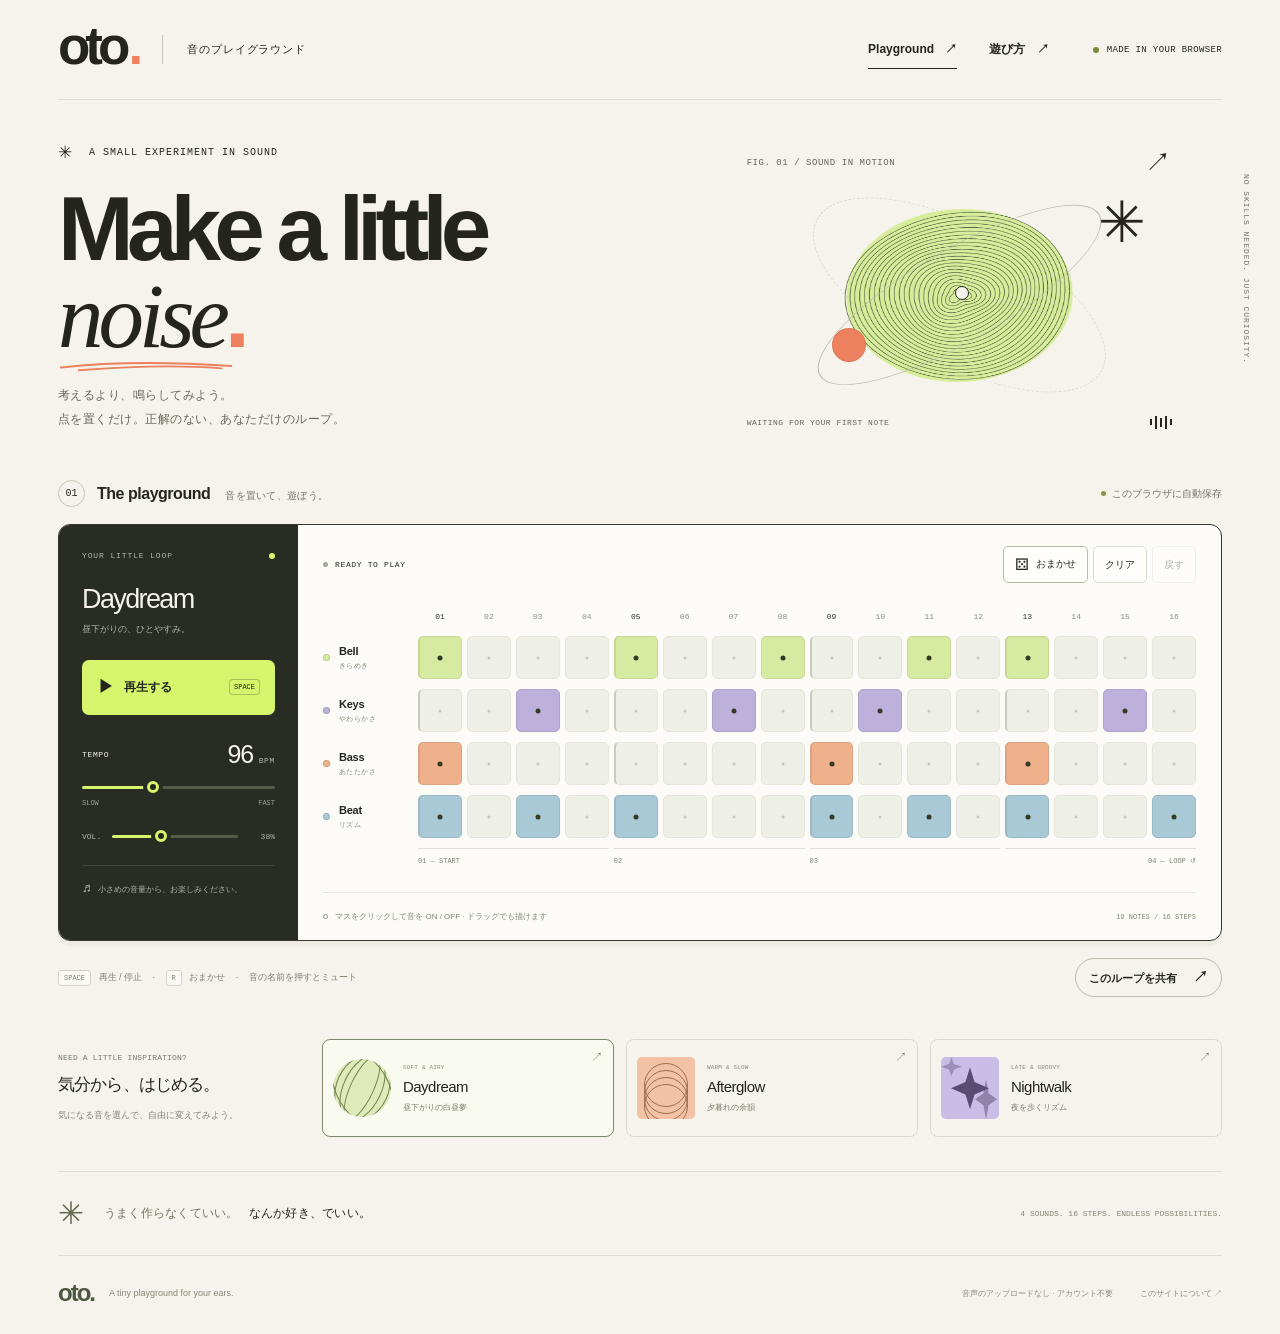
<file: index.html>
<!doctype html>
<html lang="ja">
<head>
  <meta charset="utf-8">
  <meta name="viewport" content="width=device-width, initial-scale=1">
  <meta name="theme-color" content="#f5f3eb">
  <meta name="description" content="考えるより、鳴らしてみよう。4つの音と16のステップで、あなただけの小さなループを作る音のプレイグラウンド。">
  <title>OTO — 音のプレイグラウンド</title>
  <link rel="icon" href="./favicon.svg" type="image/svg+xml">
  <link rel="stylesheet" href="./styles.css">
  <script src="./core.js" defer></script>
  <script src="./app.js" defer></script>
</head>
<body>
  <a class="skip-link" href="#studio">音作りへスキップ</a>
  <div class="page-shell">
    <header class="site-header">
      <a class="wordmark" href="#" aria-label="OTO ホーム">oto<span class="brand-dot">.</span></a>
      <span class="brand-caption">音のプレイグラウンド</span>
      <nav aria-label="メインナビゲーション">
        <a href="#studio" class="nav-active">Playground <span>↗</span></a>
        <button type="button" id="help-button">遊び方 <span>↗</span></button>
      </nav>
      <span class="local-badge"><span></span> MADE IN YOUR BROWSER</span>
    </header>

    <main>
      <section class="hero" aria-labelledby="hero-title">
        <div class="hero-copy">
          <p class="eyebrow"><span class="tiny-cross">✳</span> A SMALL EXPERIMENT IN SOUND</p>
          <h1 id="hero-title">Make a little<br><span class="noise-word">noise<svg viewBox="0 0 370 20" aria-hidden="true"><path d="M4 12Q160-5 364 9M42 18Q221 4 343 14"/></svg></span><span class="hero-period">.</span></h1>
          <p class="hero-description">考えるより、鳴らしてみよう。<br>点を置くだけ。正解のない、あなただけのループ。</p>
        </div>
        <div class="sound-art" aria-hidden="true">
          <div class="art-label"><span>FIG. 01 / SOUND IN MOTION</span><span>↗</span></div>
          <div class="art-stage"><div class="orbit orbit-one"></div><div class="orbit orbit-two"></div><canvas id="visualizer" width="640" height="440"></canvas><span class="art-spark">✳</span><span class="art-dot"></span><span class="art-center"></span></div>
          <div class="art-footer"><span id="visual-state">WAITING FOR YOUR FIRST NOTE</span><span class="mini-bars"><i></i><i></i><i></i><i></i><i></i></span></div>
        </div>
        <div class="hero-side-note">NO SKILLS NEEDED. JUST CURIOSITY.</div>
      </section>

      <section class="studio" id="studio" aria-labelledby="studio-title">
        <div class="studio-heading">
          <div class="section-title"><span class="section-index">01</span><h2 id="studio-title">The playground<span>音を置いて、遊ぼう。</span></h2></div>
          <div class="save-status"><span class="status-dot"></span><span id="save-status" role="status">このブラウザに自動保存</span></div>
        </div>
        <div class="instrument">
          <aside class="transport">
            <div class="transport-top"><span class="panel-caption">YOUR LITTLE LOOP</span><span class="record-dot"></span></div>
            <div class="loop-title" id="loop-title">Daydream</div>
            <div class="loop-subtitle" id="loop-subtitle">昼下がりの、ひとやすみ。</div>
            <button class="play-button" id="play-button" type="button" aria-label="ループを再生" aria-pressed="false"><span class="play-icon" aria-hidden="true">▶</span><span id="play-label">再生する</span><kbd>SPACE</kbd></button>
            <div class="tempo-control">
              <label for="tempo">TEMPO <span><output id="tempo-value" for="tempo">96</output> <span class="unit">BPM</span></span></label>
              <input id="tempo" type="range" min="60" max="160" step="1" value="96" aria-label="テンポ（BPM）">
              <div class="range-ends"><span>SLOW</span><span>FAST</span></div>
            </div>
            <div class="volume-control"><label for="volume" aria-label="音量">VOL.</label><input id="volume" type="range" min="0" max="100" value="38" aria-label="音量"><output id="volume-value" for="volume">38%</output></div>
            <div class="transport-footer"><span class="headphone-icon" aria-hidden="true">♬</span> 小さめの音量から、お楽しみください。</div>
          </aside>
          <div class="sequencer">
            <div class="sequence-toolbar"><p><span class="live-dot"></span><span id="playback-status" role="status">READY TO PLAY</span></p><div class="tool-buttons"><button id="random-button" type="button" title="ランダムに音を並べる（R）"><span aria-hidden="true">⚄</span> おまかせ</button><button id="clear-button" type="button" title="すべての音を消す">クリア</button><button id="undo-button" type="button" title="ひとつ前の編集に戻す" disabled>戻す</button></div></div>
            <p class="mobile-hint">← 横にスクロールして、16ステップを編集 →</p>
            <div class="grid-scroll" tabindex="0" role="region" aria-label="16ステップの音作り。各ボタンで音のオン・オフを切り替えます。">
              <div class="grid-inner"><div id="step-numbers" class="step-numbers" aria-hidden="true"></div><div id="tracks" class="tracks"></div><div class="beat-guide" aria-hidden="true"><span></span><span>01 — START</span><span>02</span><span>03</span><span>04 — LOOP ↺</span></div></div>
            </div>
            <div class="sequence-footer"><span><span class="instruction-dot"></span> マスをクリックして音を ON / OFF <span class="desktop-hint">· ドラッグでも描けます</span></span><span id="note-count">0 NOTES / 16 STEPS</span></div>
          </div>
        </div>
        <div class="studio-bottom"><p><kbd>SPACE</kbd> 再生 / 停止 <span>·</span> <kbd>R</kbd> おまかせ <span>·</span> 音の名前を押すとミュート</p><button id="share-button" class="share-button" type="button">このループを共有 <span aria-hidden="true">↗</span></button></div>
      </section>

      <section class="presets-section" aria-labelledby="presets-title">
        <div class="presets-intro"><p class="eyebrow">NEED A LITTLE INSPIRATION?</p><h2 id="presets-title">気分から、はじめる。</h2><p>気になる音を選んで、自由に変えてみよう。</p></div>
        <div class="preset-list">
          <button type="button" class="preset-card" data-preset="daydream" aria-pressed="true"><span class="preset-art art-day"><i></i><i></i><i></i><i></i><i></i></span><span class="preset-copy"><span class="preset-category">SOFT & AIRY</span><strong>Daydream</strong><span>昼下がりの白昼夢</span></span><span class="preset-arrow" aria-hidden="true">↗</span></button>
          <button type="button" class="preset-card" data-preset="afterglow" aria-pressed="false"><span class="preset-art art-after"><i></i><i></i><i></i><i></i></span><span class="preset-copy"><span class="preset-category">WARM & SLOW</span><strong>Afterglow</strong><span>夕暮れの余韻</span></span><span class="preset-arrow" aria-hidden="true">↗</span></button>
          <button type="button" class="preset-card" data-preset="nightwalk" aria-pressed="false"><span class="preset-art art-night"><i></i><i></i><i></i><i></i></span><span class="preset-copy"><span class="preset-category">LATE & GROOVY</span><strong>Nightwalk</strong><span>夜を歩くリズム</span></span><span class="preset-arrow" aria-hidden="true">↗</span></button>
        </div>
      </section>
      <section class="about-strip" id="about"><span class="about-star" aria-hidden="true">✳</span><p>うまく作らなくていい。<strong>なんか好き、でいい。</strong></p><span>4 SOUNDS. 16 STEPS. ENDLESS POSSIBILITIES.</span></section>
    </main>
    <footer class="site-footer"><a class="footer-brand" href="#">oto.</a><span>A tiny playground for your ears.</span><span>音声のアップロードなし · アカウント不要</span><button id="footer-help" type="button">このサイトについて ↗</button></footer>
  </div>
  <div id="toast" class="toast" role="status" aria-live="polite"></div>
  <dialog id="help-dialog" aria-labelledby="help-title"><div class="dialog-top"><span class="eyebrow">A FEW LITTLE TIPS</span><button class="dialog-close" type="button" data-close aria-label="閉じる">×</button></div><h2 id="help-title">まずは、ひとつ鳴らそう。</h2><p>「再生する」を押すとループが始まります。4つの音のマスをクリックすると、再生しながら音の並びを変えられます。</p><dl class="help-list"><div><dt>音を描く</dt><dd>マスをクリック、またはドラッグしてオン・オフ。矢印キーでマスを移動し、Enterで切り替えられます。</dd></div><div><dt>気分を変える</dt><dd>プリセットで雰囲気を選び、テンポや「おまかせ」でアレンジ。直前の編集は「戻す」で取り消せます。</dd></div><div><dt>持ち帰る</dt><dd>パターンはブラウザに自動保存。「共有」で作ったループのURLをコピーできます。相手は再生ボタンを押すだけ。</dd></div></dl><p class="help-note">音はブラウザ内で合成します。マイク・音声ファイル・ログインは使いません。非表示のタブでは再生を停止します。</p><button class="dialog-primary" type="button" data-close>さっそく遊ぶ ↗</button></dialog>
  <dialog id="share-dialog" aria-labelledby="share-title"><div class="dialog-top"><span class="eyebrow">PASS THE GOOD VIBES</span><button class="dialog-close" type="button" data-close aria-label="閉じる">×</button></div><h2 id="share-title">このループを、誰かに。</h2><p>下のURLに音の並びとテンポが入っています。コピーして共有してください。</p><label for="share-url" class="sr-only">共有URL</label><textarea id="share-url" readonly rows="4"></textarea><p class="help-note" id="share-note">リンク先では、再生ボタンを押すと音が鳴ります。</p><button class="dialog-primary" type="button" data-close>閉じる</button></dialog>
  <noscript><div class="noscript">OTOで音を作るには、ブラウザのJavaScriptを有効にしてください。</div></noscript>
</body>
</html>
</file>
<file: styles.css>
@charset "UTF-8";
:root{--paper:#f5f3eb;--ink:#24251f;--muted:#74746a;--line:#dcdcd1;--lime:#d7f56c;--orange:#ed805e;--violet:#b8a6dc;--blue:#91b9ca;--sans:Arial,"Helvetica Neue","Hiragino Kaku Gothic ProN","Noto Sans CJK JP",Meiryo,sans-serif;--mono:"SFMono-Regular",Consolas,"Liberation Mono",monospace}
*{box-sizing:border-box}html{scroll-behavior:smooth;scroll-padding-top:20px}body{margin:0;background:var(--paper);color:var(--ink);font-family:var(--sans);font-size:14px;-webkit-font-smoothing:antialiased}button,input,textarea{font:inherit}button,a,input{-webkit-tap-highlight-color:transparent}button{color:inherit;cursor:pointer}button:disabled{cursor:default;opacity:.35}button,a{touch-action:manipulation}a{color:inherit;text-decoration:none}button{border:0;background:none}button:focus-visible,a:focus-visible,input:focus-visible,textarea:focus-visible,[tabindex]:focus-visible{outline:3px solid #5b642d;outline-offset:5px}button:disabled:hover{transform:none}::selection{background:var(--lime);color:var(--ink)}.page-shell{max-width:1440px;margin:0 auto;padding:0 58px}.site-header{height:100px;border-bottom:1px solid var(--line);display:flex;align-items:center;gap:24px}.wordmark{font-size:53px;font-weight:900;letter-spacing:-5px;line-height:1;margin-top:-8px}.brand-dot{color:var(--orange);margin-left:3px}.brand-caption{font-size:11px;letter-spacing:.08em;border-left:1px solid #c7c7ba;padding:7px 0 7px 24px}.site-header nav{display:flex;gap:32px;margin-left:auto;align-items:center}.site-header nav a,.site-header nav button{font-size:12px;font-weight:600;padding:10px 0}.site-header nav span{margin-left:8px}.nav-active{border-bottom:1px solid var(--ink)}.local-badge{font-family:var(--mono);font-size:9px;letter-spacing:.04em;margin-left:20px;display:flex;align-items:center;gap:8px}.local-badge>span{width:6px;height:6px;background:#7a8b3b;border-radius:50%}.hero{position:relative;display:grid;grid-template-columns:1.1fr 1fr;align-items:center;padding:42px 0 39px;gap:60px}.eyebrow{font:10px var(--mono);letter-spacing:.1em;margin:0}.tiny-cross{font-size:17px;vertical-align:middle;margin-right:9px}.hero h1{font-size:clamp(70px,7.1vw,100px);font-weight:800;letter-spacing:-.075em;line-height:.96;margin:22px 0 24px}.noise-word{position:relative;font-family:Georgia,"Times New Roman",serif;font-weight:400;font-style:italic;letter-spacing:-.055em}.noise-word svg{width:105%;height:19px;position:absolute;left:1px;bottom:-9px;fill:none;stroke:var(--orange);stroke-width:4;stroke-linecap:round}.hero-period{color:var(--orange)}.hero-description{font-size:12px;line-height:1.95;color:#66685b;letter-spacing:.04em;margin:0}.sound-art{height:283px;max-width:425px;width:100%;justify-self:center;position:relative}.art-label,.art-footer{display:flex;justify-content:space-between;align-items:center;font:9px var(--mono);letter-spacing:.06em;color:#656759}.art-label>span:last-child{font:26px var(--sans);color:var(--ink)}.art-stage{height:231px;position:relative;isolation:isolate}.art-stage canvas{position:absolute;width:100%;height:100%;inset:0;z-index:2}.orbit{position:absolute;left:12%;top:8%;width:76%;height:83%;border:1px solid #b6b7a7;border-radius:50%;transform:rotate(-30deg) scaleY(.48);z-index:3;pointer-events:none}.orbit-two{transform:rotate(28deg) scaleY(.72);border-style:dashed;opacity:.5}.art-center{position:absolute;left:49%;top:46%;width:14px;height:14px;background:var(--paper);border:1px solid var(--ink);border-radius:50%;z-index:4}.art-dot{position:absolute;width:34px;height:34px;border-radius:50%;background:var(--orange);left:20%;top:64%;z-index:5;box-shadow:inset 0 0 0 1px #24251f15}.art-spark{font-size:57px;position:absolute;right:6%;top:6%;z-index:5;color:var(--ink);line-height:1}.art-footer{font-size:8px;margin-top:4px}.mini-bars{height:14px;display:flex;align-items:center;gap:3px}.mini-bars i{width:2px;height:6px;background:var(--ink)}.mini-bars i:nth-child(2n){height:13px}.mini-bars i:nth-child(3){height:9px}.is-playing .mini-bars i{animation:bars .65s ease-in-out infinite alternate}.is-playing .mini-bars i:nth-child(2n){animation-delay:-.25s}.hero-side-note{writing-mode:vertical-rl;position:absolute;right:-29px;top:74px;font:8px var(--mono);letter-spacing:.12em;color:var(--muted)}.studio{padding-top:10px}.studio-heading{display:flex;justify-content:space-between;align-items:center;margin-bottom:17px}.section-title{display:flex;align-items:center;gap:12px}.section-index{font:10px var(--mono);border:1px solid #c5c6b8;border-radius:50%;width:27px;height:27px;display:grid;place-items:center}.section-title h2{font-size:16px;font-weight:600;margin:0;letter-spacing:-.03em}.section-title h2>span{font-weight:400;font-size:10px;color:var(--muted);margin-left:15px;letter-spacing:.03em}.save-status{font-size:10px;display:flex;align-items:center;gap:6px;color:var(--muted)}.status-dot{width:5px;height:5px;background:#859646;border-radius:50%}.instrument{display:grid;grid-template-columns:239px minmax(0,1fr);border:1px solid #34362c;border-radius:12px;overflow:hidden;background:#fcfbf7;box-shadow:0 5px 0 #25251f08}.transport{background:#292c23;color:var(--paper);padding:26px 23px 17px;display:flex;flex-direction:column}.transport-top{display:flex;align-items:center;justify-content:space-between}.panel-caption{font:8px var(--mono);letter-spacing:.11em;color:#b4b7a7}.record-dot{width:6px;height:6px;background:var(--lime);border-radius:50%}.loop-title{font-size:27px;font-weight:500;letter-spacing:-.06em;margin-top:24px}.loop-subtitle{font-size:9px;color:#b4b7a7;margin-top:7px;line-height:1.6}.play-button{display:flex;align-items:center;gap:10px;background:var(--lime);color:var(--ink);padding:17px 15px;border-radius:7px;text-align:left;margin:23px 0 25px;transition:background .2s,transform .15s;font-size:12px;font-weight:600;min-height:51px}.play-button:hover{background:#e3ff8b;transform:translateY(-1px)}.play-button[aria-pressed=true]{background:var(--paper)}.play-icon{font-size:16px;width:17px;text-align:center}.play-button kbd{margin-left:auto;border:1px solid #25251f40;padding:3px 4px;font:7px var(--mono);border-radius:3px}.tempo-control label{display:flex;justify-content:space-between;align-items:center;font:8px var(--mono);letter-spacing:.08em}.tempo-control output{font:25px var(--sans);font-weight:400;letter-spacing:-.04em;color:var(--paper)}.unit{font-size:8px;color:#b4b7a7}input[type=range]{--range:36%;-webkit-appearance:none;appearance:none;background:linear-gradient(to right,var(--lime) 0 var(--range),#555a48 var(--range) 100%);width:100%;height:3px;cursor:pointer;border-radius:9px;margin:17px 0 7px}input[type=range]::-webkit-slider-thumb{-webkit-appearance:none;appearance:none;width:12px;height:12px;border:3px solid var(--lime);border-radius:50%;background:var(--ink);box-shadow:0 0 0 4px #292c23}input[type=range]::-moz-range-thumb{width:7px;height:7px;border:3px solid var(--lime);border-radius:50%;background:var(--ink)}.range-ends{display:flex;justify-content:space-between;font:7px var(--mono);color:#9fa492;margin-top:3px}.volume-control{display:flex;align-items:center;gap:11px;margin-top:25px;font:8px var(--mono);color:#b4b7a7}.volume-control input{margin:0;flex:1;min-width:0;--range:38%}.volume-control output{width:26px;text-align:right}.transport-footer{font-size:8px;color:#b4b7a7;border-top:1px solid #ffffff1c;padding-top:14px;margin-top:24px;white-space:nowrap}.headphone-icon{font-size:13px;margin-right:4px}.sequencer{min-width:0;padding:21px 25px 0}.sequence-toolbar{display:flex;align-items:center;justify-content:space-between;gap:10px;margin-bottom:20px}.sequence-toolbar p{font:8px var(--mono);letter-spacing:.08em;margin:0;display:flex;align-items:center;gap:7px}.live-dot{height:5px;width:5px;background:#a3a795;border-radius:50%}.is-playing .live-dot{background:#758b35;box-shadow:0 0 0 3px #d7f56c50}.tool-buttons{display:flex;gap:5px}.tool-buttons button{font-size:10px;border:1px solid var(--line);border-radius:5px;padding:8px 11px;min-height:33px;background:#fffefa}.tool-buttons button:first-child{border-color:#b8bba7}.tool-buttons button:first-child span{font-size:16px;vertical-align:middle;margin-right:4px}.tool-buttons button:hover:not(:disabled){background:#eeefdf;border-color:#acaf98}.grid-scroll{overflow-x:auto;overscroll-behavior-x:contain;padding:4px 3px 7px;margin:0 -3px;scrollbar-width:thin;scrollbar-color:#b8bba7 transparent}.grid-inner{min-width:580px}.step-numbers{display:grid;grid-template-columns:90px repeat(16,minmax(0,1fr));column-gap:5px;margin-bottom:10px;height:19px;align-items:center}.step-number{font:8px var(--mono);color:#8c8e80;text-align:center;border-radius:3px;padding:4px 0;transition:background .08s}.step-number.beat-start{color:#33372a}.step-number.is-current{background:var(--ink);color:var(--paper)}.track{display:grid;grid-template-columns:90px repeat(16,minmax(0,1fr));gap:5px;margin-bottom:10px;--track:var(--lime)}.track-label{text-align:left;padding:0;display:flex;align-items:center;gap:9px;border-radius:4px;width:88px}.track-dot{width:7px;height:7px;border-radius:50%;background:var(--track);border:1px solid #25251f25;flex:none}.track-text{display:flex;flex-direction:column;gap:4px}.track-text strong{font-size:11px;font-weight:600;letter-spacing:-.02em}.track-text small{font:7px var(--mono);letter-spacing:.06em;color:#858879}.track.is-muted .track-label{opacity:.45}.track.is-muted .step{opacity:.35}.step{height:43px;width:100%;padding:0;border:1px solid #e4e6d9;border-radius:5px;background:#eeefe7;position:relative;transition:background .09s,transform .08s,border-color .09s;touch-action:pan-y}.step:nth-child(4n+2){border-left:2px solid #c9ccba}.step::before{content:"";position:absolute;width:3px;height:3px;left:50%;top:50%;transform:translate(-50%,-50%);border-radius:50%;background:#c5c9b6}.step[aria-pressed=true]{background:var(--track);border-color:color-mix(in srgb,var(--track) 90%,#222)}.step[aria-pressed=true]::before{background:#343a25;width:5px;height:5px}.step:hover{filter:brightness(.94);transform:translateY(-2px)}.step.is-current{box-shadow:inset 0 0 0 2px #4f574975}.step.is-current[aria-pressed=true]{transform:translateY(-3px);box-shadow:0 3px 0 #25251f22,inset 0 0 0 1px #25251f60}.step:focus-visible{outline-offset:1px;z-index:2}.beat-guide{display:grid;grid-template-columns:90px repeat(4,minmax(0,1fr));gap:5px;margin:5px 0 0;color:#7f8373;font:7px var(--mono)}.beat-guide>span:not(:first-child){border-top:1px solid #dedfd5;padding-top:8px}.beat-guide>span:last-child{text-align:right}.sequence-footer{display:flex;align-items:center;justify-content:space-between;gap:12px;border-top:1px solid #e7e7dd;padding:18px 0;margin-top:20px;font-size:8px;color:#828675}.instruction-dot{width:5px;height:5px;border:1px solid #949980;display:inline-block;border-radius:50%;margin-right:5px}#note-count{font:7px var(--mono);white-space:nowrap}.studio-bottom{display:flex;justify-content:space-between;align-items:center;gap:15px;margin-top:17px}.studio-bottom p{margin:0;color:#7c8070;font-size:9px}.studio-bottom p>span{margin:0 8px}.studio-bottom kbd{font:7px var(--mono);border:1px solid #d2d4c6;background:#faf9f4;border-radius:3px;padding:3px 5px;margin-right:5px}.share-button{font-size:11px;font-weight:600;padding:9px 13px;border:1px solid #b9bdac;border-radius:30px;white-space:nowrap}.share-button span{margin-left:13px;font-size:15px}.share-button:hover{background:var(--ink);color:var(--paper)}.presets-section{display:grid;grid-template-columns:240px minmax(0,1fr);align-items:center;gap:24px;padding:42px 0 34px}.presets-intro .eyebrow{font-size:8px;color:#767b6b;letter-spacing:.02em}.presets-intro h2{font-size:17px;font-weight:500;letter-spacing:-.05em;margin:11px 0}.presets-intro>p:last-child{font-size:9px;color:#818575;margin:0;line-height:1.8}.preset-list{display:grid;grid-template-columns:repeat(3,minmax(0,1fr));gap:12px}.preset-card{display:flex;align-items:center;position:relative;gap:12px;text-align:left;padding:14px 10px;border:1px solid #d7dacb;border-radius:8px;min-height:98px;transition:transform .18s,background .18s}.preset-card:hover{transform:translateY(-3px);background:#fbfaf5}.preset-card[aria-pressed=true]{border-color:#7d856c;background:#fafbf0}.preset-art{width:58px;height:62px;flex:none;position:relative;overflow:hidden;display:block}.art-day{border-radius:50%;height:58px;background:#deeab7}.art-day i{position:absolute;height:70px;width:24px;border:1px solid #6f8050;border-radius:50%;left:17px;top:-6px;transform:rotate(25deg)}.art-day i:nth-child(2){width:39px;left:10px}.art-day i:nth-child(3){width:53px;left:3px}.art-day i:nth-child(4){height:83px;top:-12px;left:3px;width:53px;transform:rotate(-30deg)}.art-day i:nth-child(5){width:67px;left:-4px}.art-after{background:#f2c1a6;border-radius:5px}.art-after i{position:absolute;width:44px;height:44px;border:1px solid #a16b4e;border-radius:50%;left:7px;top:6px}.art-after i:nth-child(2){top:13px}.art-after i:nth-child(3){top:20px}.art-after i:nth-child(4){top:27px}.art-night{background:#c9bde5;border-radius:5px}.art-night i{position:absolute;inset:10px;background:#584c73;clip-path:polygon(50% 0,62% 35%,100% 50%,62% 65%,50% 100%,38% 65%,0 50%,38% 35%)}.art-night i:nth-child(2){inset:22px 2px 0 34px;opacity:.5}.art-night i:nth-child(3){inset:0 37px 43px 0;opacity:.4}.art-night i:nth-child(4){display:none}.preset-copy{display:flex;flex-direction:column;gap:7px}.preset-category{font:6px var(--mono);color:#858a78;letter-spacing:.03em}.preset-copy strong{font-size:15px;font-weight:500;letter-spacing:-.035em}.preset-copy>span:last-child{font-size:8px;color:#767d69}.preset-arrow{position:absolute;right:10px;top:9px;font-size:12px;color:#727a64}.about-strip{display:flex;align-items:center;gap:20px;border-top:1px solid var(--line);border-bottom:1px solid var(--line);padding:23px 0}.about-star{font-size:31px;color:#62694f}.about-strip p{font-size:12px;color:#747967;margin:0;letter-spacing:.02em}.about-strip strong{font-weight:500;color:var(--ink);margin-left:10px}.about-strip>span:last-child{margin-left:auto;font:8px var(--mono);color:#838875}.site-footer{display:flex;align-items:center;gap:15px;padding:23px 0 27px;color:#858a78;font-size:9px}.footer-brand{font-size:24px;letter-spacing:-2px;font-weight:800;color:#4e5741}.site-footer>span:nth-of-type(2){margin-left:auto;font-size:8px}.site-footer button{font-size:8px;padding:8px 0 8px 12px}.mobile-hint{display:none}.toast{position:fixed;bottom:25px;left:50%;transform:translate(-50%,16px);background:var(--ink);color:var(--paper);padding:13px 21px;border-radius:7px;z-index:20;opacity:0;pointer-events:none;transition:opacity .2s,transform .2s;font-size:12px;line-height:1.7;max-width:90vw;text-align:center;box-shadow:0 8px 30px #0002}.toast.visible{opacity:1;transform:translate(-50%,0)}dialog{border:1px solid #82896e;border-radius:14px;background:var(--paper);color:var(--ink);padding:28px 32px;max-width:530px;width:calc(100% - 32px);box-shadow:0 20px 70px #0003}dialog::backdrop{background:#20251c66;backdrop-filter:blur(5px)}.dialog-top{display:flex;align-items:center;justify-content:space-between}.dialog-close{font-size:27px;line-height:1;padding:3px 8px}.dialog-top .eyebrow{color:#7b826b;font-size:9px}dialog h2{font-size:24px;letter-spacing:-.05em;font-weight:500;margin:25px 0 16px}dialog p{font-size:12px;line-height:2;color:#717963}.help-list{margin:20px 0}.help-list>div{padding:14px 0;border-top:1px solid var(--line)}.help-list dt{font-size:12px;font-weight:600;margin-bottom:6px}.help-list dd{margin:0;font-size:11px;line-height:1.9;color:#717963}dialog .help-note{font-size:10px}.dialog-primary{background:var(--ink);color:var(--paper);border-radius:7px;padding:14px 20px;width:100%;margin-top:15px;font-size:12px}.dialog-primary:hover{background:#414932}#share-url{width:100%;border:1px solid #b8beaa;border-radius:6px;padding:12px;background:#fffdf7;font:11px var(--mono);line-height:1.6;resize:vertical;color:var(--ink)}.sr-only,.skip-link:not(:focus){position:absolute;width:1px;height:1px;overflow:hidden;clip:rect(0,0,0,0);white-space:nowrap}.skip-link:focus{position:fixed;top:10px;left:10px;padding:15px;background:var(--lime);z-index:100}.noscript{position:fixed;bottom:0;left:0;right:0;background:var(--ink);color:var(--paper);padding:20px;text-align:center}.is-playing .record-dot{animation:blink 1s ease-in-out infinite alternate}@keyframes bars{to{transform:scaleY(.3)}}@keyframes blink{to{opacity:.4}}
@media(min-width:1441px){.hero h1{font-size:100px}.hero{padding-top:48px;padding-bottom:45px}}
@media(max-width:1150px){.page-shell{padding:0 32px}.local-badge{display:none}.hero{gap:30px}.hero-side-note{right:-20px}.instrument{grid-template-columns:210px minmax(0,1fr)}.transport{padding:23px 18px 16px}.sequencer{padding:21px 18px 0}.grid-inner{min-width:554px}.track,.step-numbers{grid-template-columns:78px repeat(16,minmax(0,1fr));gap:4px}.track-label{width:76px;gap:7px}.beat-guide{grid-template-columns:78px repeat(4,minmax(0,1fr))}.step{height:41px}.desktop-hint{display:none}.presets-section{grid-template-columns:205px minmax(0,1fr);gap:22px}.preset-card{gap:9px;padding:13px 9px}.preset-art{width:43px;height:52px}.art-day{height:43px}.preset-copy strong{font-size:13px}.preset-copy>span:last-child{font-size:7px}}
@media(max-width:900px){.hero h1{font-size:80px}.hero{gap:20px}.sound-art{height:245px}.art-stage{height:200px}.hero-description{font-size:11px}.instrument{grid-template-columns:1fr}.transport{display:grid;grid-template-columns:1fr 175px 1fr;column-gap:24px;align-items:center;padding:19px 23px}.transport-top,.loop-subtitle,.transport-footer{display:none}.loop-title{margin:0;font-size:24px;grid-column:1;grid-row:1}.play-button{grid-column:2;grid-row:1 / span 2;margin:0}.tempo-control{grid-column:3;grid-row:1 / span 2}.tempo-control label{font-size:8px}.tempo-control output{font-size:22px}.tempo-control input{margin-top:13px}.volume-control{grid-column:1;grid-row:2;margin-top:13px;max-width:180px}.sequencer{padding:20px 23px 0}.sequence-footer{margin-top:14px}.grid-inner{min-width:575px}.track,.step-numbers{grid-template-columns:80px repeat(16,minmax(0,1fr));gap:5px}.track-label{width:78px}.beat-guide{grid-template-columns:80px repeat(4,minmax(0,1fr))}.step{height:42px}.presets-section{grid-template-columns:1fr;gap:20px;padding-top:32px}.presets-intro{display:flex;align-items:center;gap:18px;flex-wrap:wrap}.presets-intro .eyebrow{display:none}.presets-intro h2{margin:0}.preset-card{padding:14px;gap:13px}.preset-art{width:58px;height:58px}.preset-copy strong{font-size:16px}.preset-copy>span:last-child{font-size:8px}.preset-category{font-size:7px}.about-strip>span:last-child{font-size:7px}.site-header{height:82px}.wordmark{font-size:48px}.brand-caption{font-size:10px}}
@media(max-width:640px){.page-shell{padding:0 20px}.site-header{height:76px;gap:17px}.wordmark{font-size:43px}.brand-caption{padding-left:17px;font-size:9px}.site-header nav{gap:17px}.site-header nav a{display:none}.site-header nav button{font-size:10px}.hero{grid-template-columns:1fr;padding:32px 0 30px;gap:0}.hero h1{font-size:clamp(67px,16vw,91px);margin:23px 0 24px}.hero .eyebrow{font-size:8px;letter-spacing:.07em}.tiny-cross{font-size:14px}.hero-copy{position:relative;z-index:2}.hero-description{font-size:10px;line-height:1.9;max-width:100%}.sound-art{position:absolute;right:-10px;top:117px;width:165px;height:145px;opacity:.65;z-index:0;pointer-events:none}.art-label,.art-footer{display:none}.art-stage{height:145px}.art-spark{font-size:32px;right:0;top:0}.art-dot{width:17px;height:17px;left:13%;top:75%}.art-center{width:8px;height:8px}.hero-side-note{display:none}.noise-word{z-index:2}.studio{padding-top:0}.studio-heading{margin-bottom:14px;align-items:center}.section-title{gap:8px}.section-title h2{font-size:15px}.section-title h2>span{display:none}.section-index{width:23px;height:23px;font-size:8px}.save-status{font-size:8px;max-width:130px;line-height:1.6}.instrument{border-radius:9px}.transport{grid-template-columns:1fr 150px;padding:19px 17px;gap:18px 17px}.loop-title{font-size:25px}.play-button{grid-column:2;grid-row:1;padding:14px 12px;font-size:11px;min-height:47px}.play-button kbd{display:none}.play-button .play-icon{margin-right:2px}.tempo-control{grid-column:1;grid-row:2}.tempo-control label{font-size:8px}.tempo-control output{font-size:21px}.volume-control{grid-column:2;grid-row:2;margin:0;align-self:center;flex-wrap:wrap;gap:10px}.volume-control input{width:94px;flex:1}.range-ends{font-size:6px}.sequencer{padding:16px 14px 0}.sequence-toolbar{margin-bottom:9px;gap:4px;flex-wrap:wrap}.sequence-toolbar p{font-size:7px;letter-spacing:0}.tool-buttons{gap:4px}.tool-buttons button{font-size:9px;padding:7px;min-height:33px}.tool-buttons button:first-child span{font-size:14px;margin-right:3px}.mobile-hint{display:block;font-size:8px;color:#818873;margin:5px 0 10px}.grid-scroll{margin-left:-1px;margin-right:-14px;padding-right:14px}.grid-inner{min-width:620px}.track,.step-numbers{grid-template-columns:68px repeat(16,minmax(0,1fr));gap:5px}.track-label{width:66px;background:#fcfbf7;position:sticky;left:0;z-index:4;box-shadow:3px 0 0 #fcfbf7}.track-text strong{font-size:10px}.track-text small{font-size:6px}.track-dot{width:5px;height:5px}.step{height:43px}.beat-guide{grid-template-columns:68px repeat(4,minmax(0,1fr))}.sequence-footer{font-size:8px;padding:14px 0;margin-top:10px}.sequence-footer>span:first-child{max-width:185px;line-height:1.5}#note-count{font-size:6px}.studio-bottom{align-items:flex-start;margin-top:15px;gap:5px}.studio-bottom p{font-size:8px;line-height:2.1;max-width:180px}.studio-bottom p>span{margin:0 3px}.studio-bottom kbd{font-size:6px;padding:3px}.share-button{font-size:9px;padding:8px 9px}.share-button span{margin-left:4px;font-size:12px}.presets-section{padding:29px 0;gap:16px}.presets-intro{display:block}.presets-intro h2{font-size:18px;margin-bottom:8px}.presets-intro>p:last-child{font-size:10px}.preset-list{gap:8px}.preset-card{display:flex;flex-direction:column;align-items:flex-start;padding:12px 10px;gap:12px;min-width:0;border-radius:6px}.preset-art{width:50px;height:50px}.preset-copy{gap:6px}.preset-copy strong{font-size:15px}.preset-copy>span:last-child{font-size:7px}.preset-category{font-size:6px}.preset-arrow{top:9px;right:8px}.about-strip{padding:20px 0;gap:13px}.about-star{font-size:27px}.about-strip p{font-size:10px;line-height:1.9}.about-strip strong{margin-left:0;display:block}.about-strip>span:last-child{max-width:95px;font-size:6px;line-height:1.8}.site-footer{flex-wrap:wrap;gap:9px 12px;padding:17px 0 22px}.site-footer>span:first-of-type{font-size:8px}.site-footer>span:nth-of-type(2){order:4;margin:0;width:100%;padding-left:41px;font-size:7px}.site-footer button{margin-left:auto;font-size:7px;padding-left:0}dialog{padding:22px}dialog h2{font-size:21px}.toast{font-size:11px;max-width:calc(100vw - 30px);width:max-content}}
@media(max-width:360px){.page-shell{padding:0 14px}.brand-caption{font-size:8px;padding-left:12px}.hero h1{font-size:65px}.sound-art{width:137px;right:-6px;top:115px}.transport{grid-template-columns:1fr 130px;padding:16px 13px}.preset-card{padding:10px 7px}.preset-copy strong{font-size:13px}.preset-copy>span:last-child{font-size:6px}.tool-buttons button{font-size:8px}.sequence-toolbar p{font-size:6px}}
@media(prefers-reduced-motion:reduce){html{scroll-behavior:auto}*,*::before,*::after{animation:none!important;transition:none!important}.step:hover,.step.is-current[aria-pressed=true],.preset-card:hover,.play-button:hover{transform:none}}
</file>
